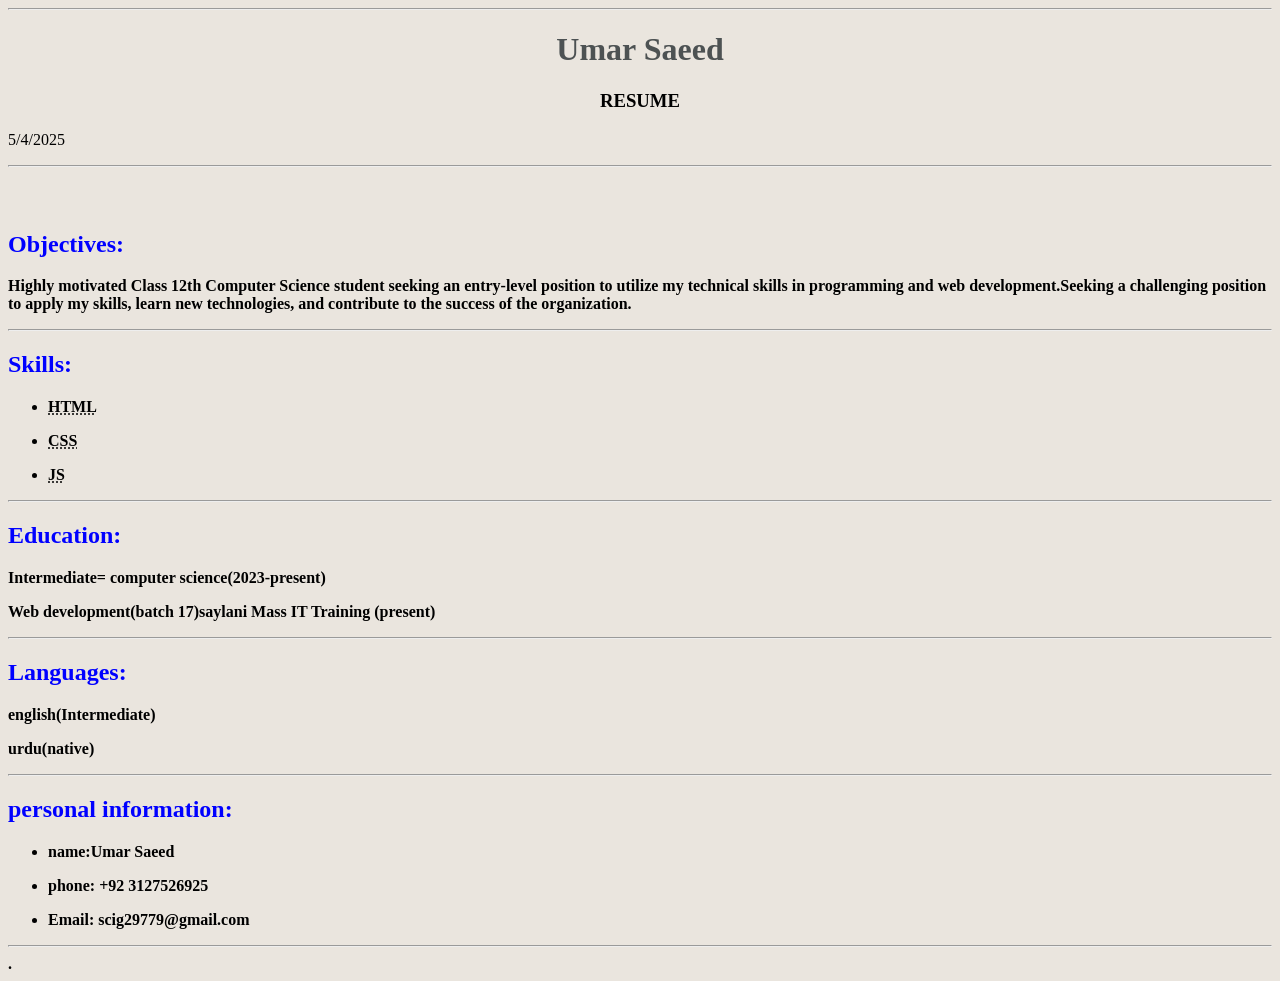
<file: assignment-1____Resume (4 may 2025)/index.html>
<!DOCTYPE html>
<html lang="en">
<head>
    <meta charset="UTF-8">
    <meta name="viewport" content="width=device-width, initial-scale=1.0">
    <title>umar saeed-resume</title>
</head>
<body style="background-color: rgb(234, 229, 222);">
    <hr>    
    <h1 style="color: rgb(77, 82, 83); text-align: center;">Umar Saeed</h1>
    <h3 style="text-align: center;"><b>RESUME</b></h3>
    <p>5/4/2025</p>
    <hr>
    <br>
    <br>
    <h2 style="color: blue;"><b>Objectives:</b> </h2>
    <p>
        <b>
            Highly motivated Class 12th Computer Science student seeking an entry-level position to utilize my technical skills in programming and web development.Seeking a challenging position to apply my skills, learn new technologies, and contribute to the success of the organization.
        </b>
    </p> 
    <hr>
    <h2 style="color: blue;"><b>Skills:</b> </h2>
    <ul>
    <p>
        <b>
            <li>
                <abbr title="Hyper Text Markup Language">HTML  </abbr>
            </b>
        </p>
    </li>
    <p>
        <b>
            <li>
                <abbr title="Cascading Style Sheet">CSS</abbr>
            </p>
        </li>
    <p>
        <b>
            <li>
                <abbr title="Java script">JS</abbr>
            </b>
        </p>
    </li>
    </ul>
        <hr> 
    <h2 style="color: blue;"><b>Education:</b> </h2>
    <p>
        <b>
            Intermediate= computer science(2023-present)
        </b>
    </p>
    <p>
        <b>
            Web development(batch 17)saylani Mass IT Training (present) 
        </b>
    </p>
    <hr>
    <h2 style="color: blue;"><b>Languages:</b> </h2>
    <p>
        <b>
            english(Intermediate) 
        </b>
    </p>
    <p>
        <b>
            urdu(native)
        </b>
    </p>
    <hr>
    <h2 style="color: blue;"><b>personal information:</b> </h2>
    <ul>
        <li>
            <p>
                <b>
                    name:Umar Saeed
                </b>
            </p>
        </li>
        <li>
            <p>
                <b>
                    phone: +92 3127526925
                </b>
            </p>
        </li>
        <li>
            <p>
                <b>
                    Email: scig29779@gmail.com
                </b>
            </p>
        </li>
    </ul>
    <hr> 
</body>
</html>.
</file>
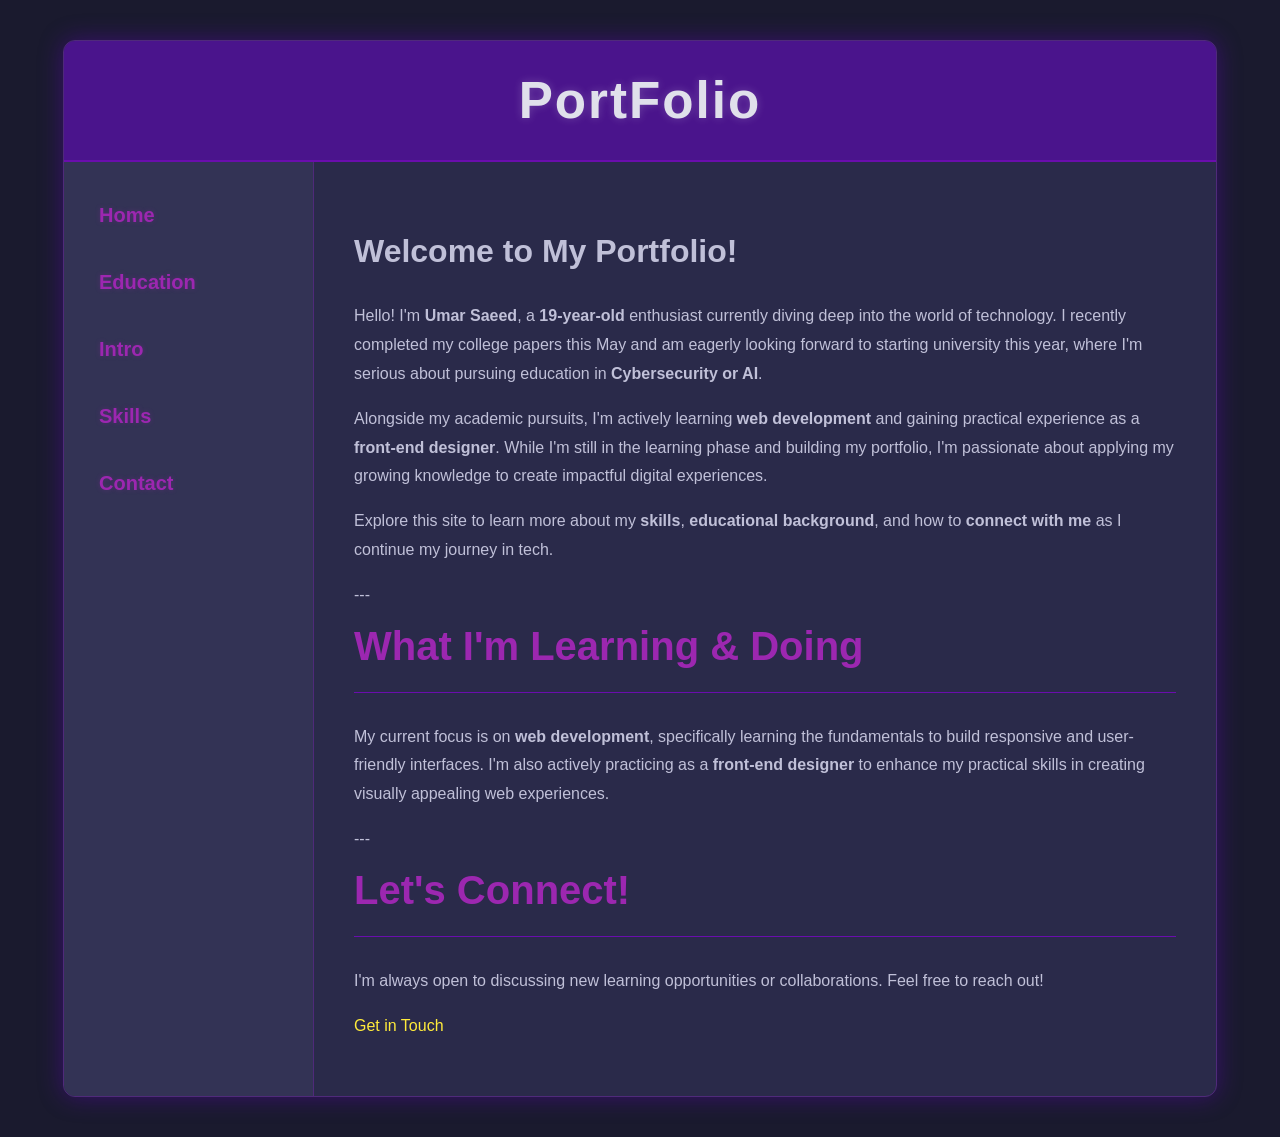
<file: assignment-2____portfolio (31 may 2025)/index.html>
<!DOCTYPE html>
<html lang="en">
<head>
    <meta charset="UTF-8">
    <meta name="viewport" content="width=device-width, initial-scale=1.0">
    <title>My Portfolio - Home</title>
    <link rel="stylesheet" href="style.css">
</head>
<body>
    <div class="main-container">
        <header class="header-section">
            <h1>PortFolio</h1> </header>

        <div class="content-wrapper">
            <nav class="sidebar-navigation">
                <ul>
                    <li><a href="index.html" target="_blank">Home</a></li>
                    <li><a href="education.html" target="_blank">Education</a></li>
                    <li><a href="intro.html" target="_blank">Intro</a></li>
                    <li><a href="skills.html" target="_blank">Skills</a></li>
                    <li><a href="contact.html" target="_blank">Contact</a></li>
                </ul>
            </nav>
            <div class="main-content-area">
                <h1>Welcome to My Portfolio!</h1>
                <p>Hello! I'm <b>Umar Saeed</b>, a <b>19-year-old</b> enthusiast currently diving deep into the world of technology. I recently completed my college papers this May and am eagerly looking forward to starting university this year, where I'm serious about pursuing education in <b>Cybersecurity or AI</b>.</p>
                <p>Alongside my academic pursuits, I'm actively learning <b>web development</b> and gaining practical experience as a <b>front-end designer</b>. While I'm still in the learning phase and building my portfolio, I'm passionate about applying my growing knowledge to create impactful digital experiences.</p>
                <p>Explore this site to learn more about my <b>skills</b>, <b>educational background</b>, and how to <b>connect with me</b> as I continue my journey in tech.</p>
            
                ---
            
                <h2>What I'm Learning & Doing</h2>
                <p>My current focus is on <b>web development</b>, specifically learning the fundamentals to build responsive and user-friendly interfaces. I'm also actively practicing as a <b>front-end designer</b> to enhance my practical skills in creating visually appealing web experiences.</p>
            
                ---
            
                <h2>Let's Connect!</h2>
                <p>I'm always open to discussing new learning opportunities or collaborations. Feel free to reach out!</p>
                <p><a href="contact.html">Get in Touch</a></p>
            </div>
        </div>
    </div>
</body>
</html>
</file>
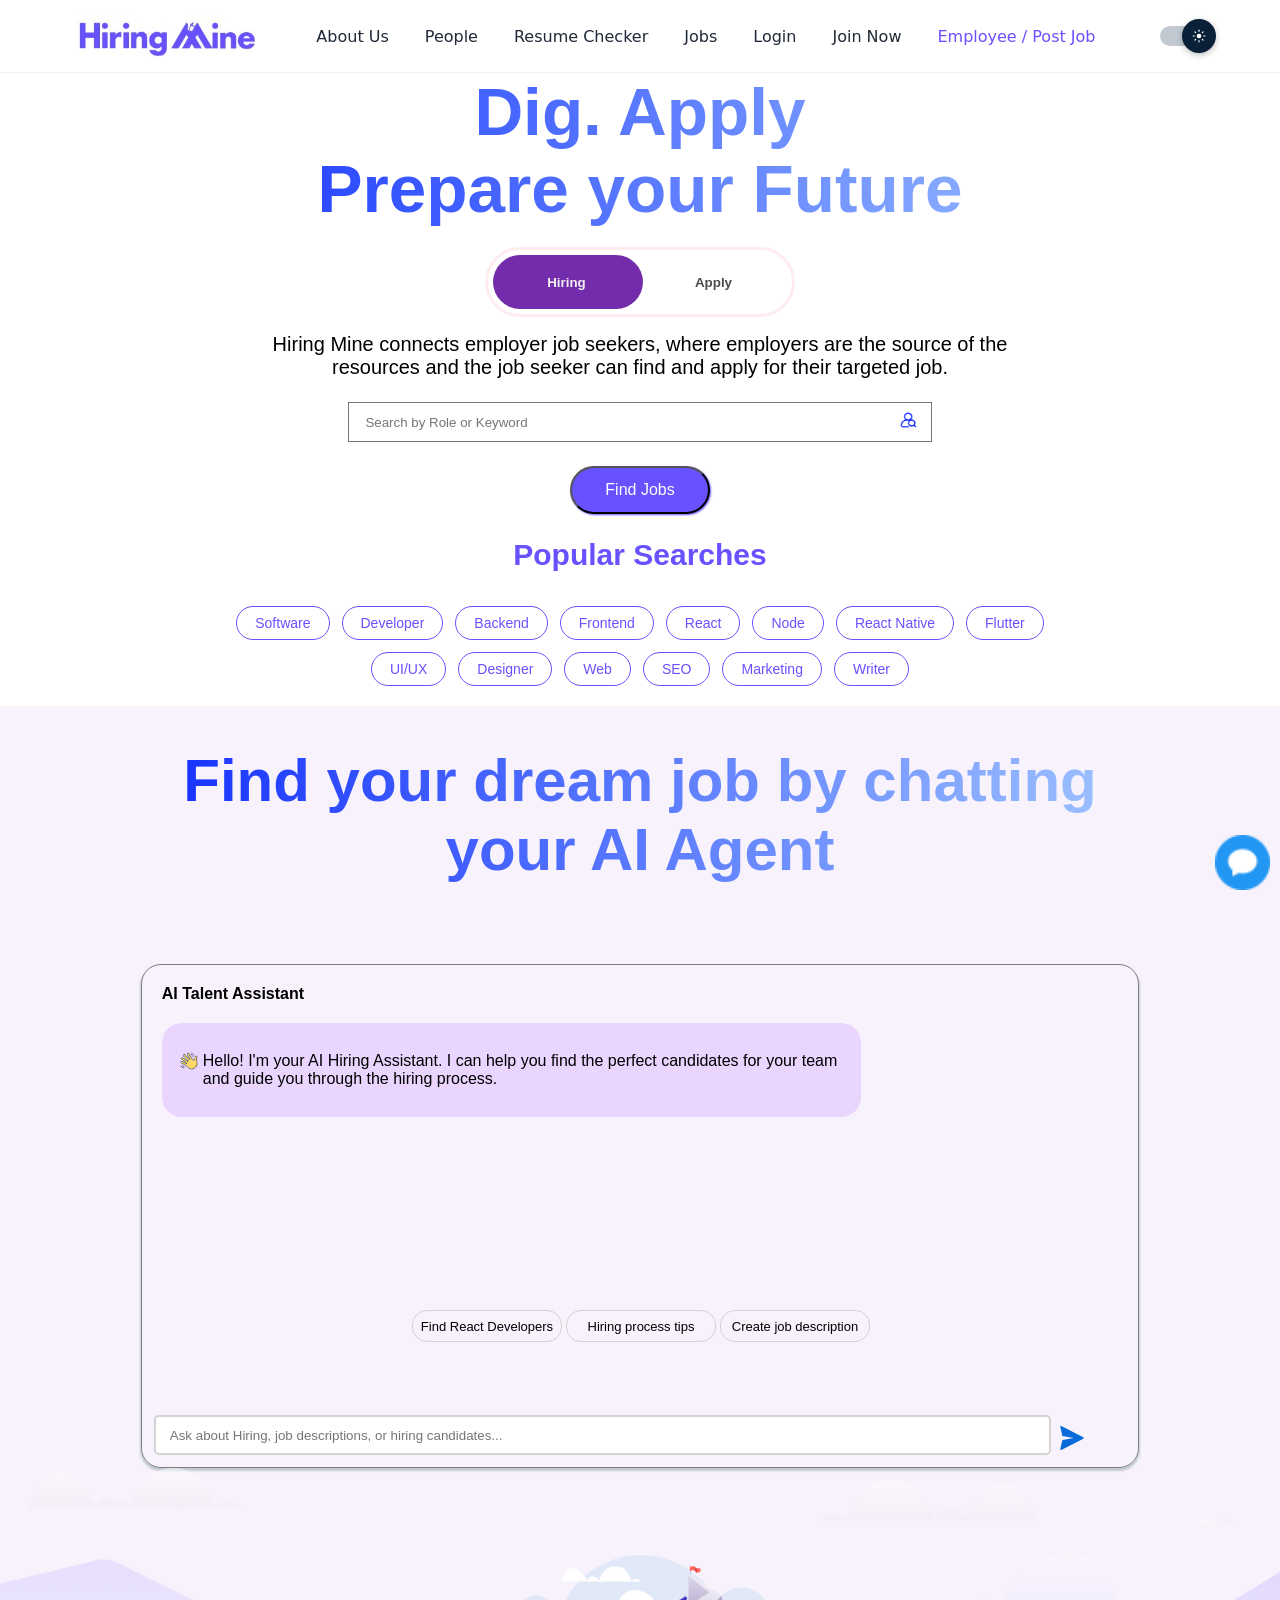
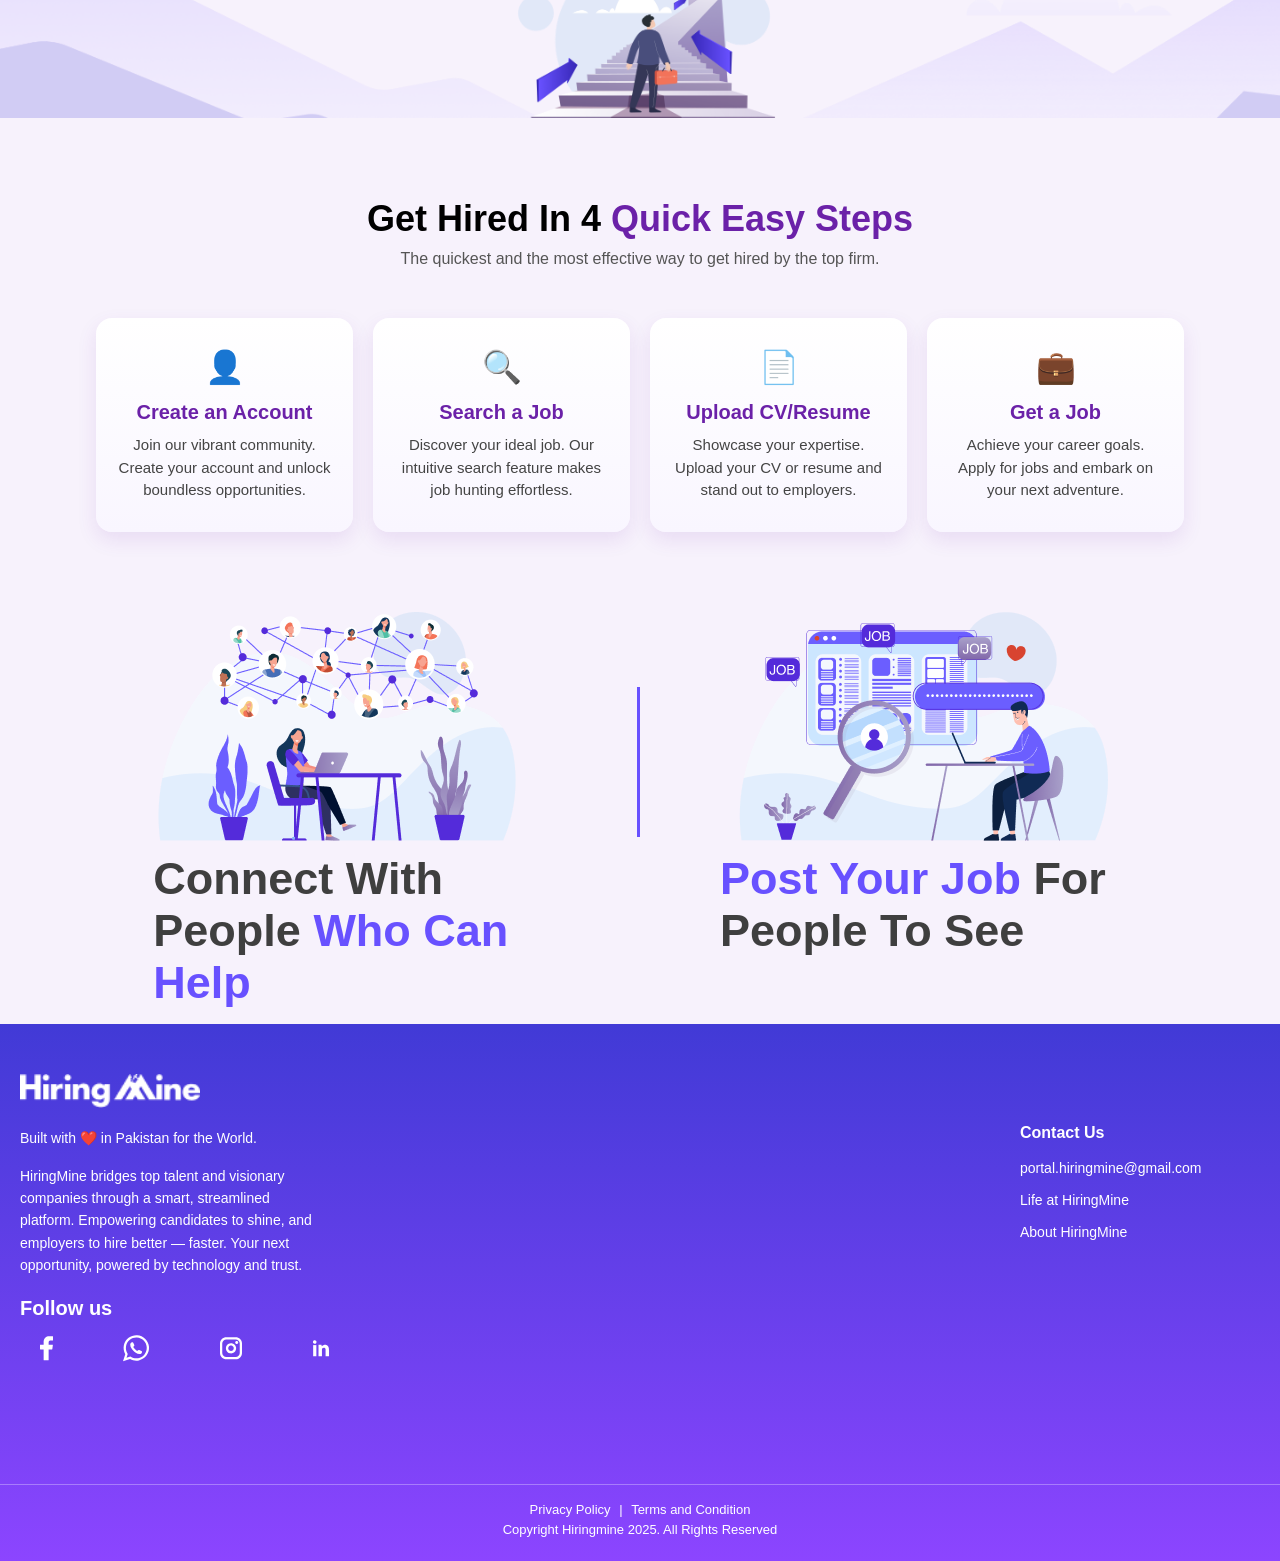
<file: assignment-7____Hiring mine clone/index.html>
<!DOCTYPE html>
<html lang="en">
<head>
    <meta charset="UTF-8">
    <meta name="viewport" content="width=device-width, initial-scale=1.0">
    <title>Home | Hiring Mine</title>
 
    <link rel="stylesheet" href="style.css">
</head>
<body>
<!-- NAVBAR (Laptop clone) -->
<nav class="hm-navbar">
  <div class="hm-wrap">
    <!-- Left: Logo image (replace URL) -->
    <a class="hm-logo" href="#">
      <img src="Assets/Hiringmine-Navbar-title.jpg" alt="Hiring Mine">
    </a>

    <!-- Center: Links -->
    <ul class="hm-menu">
      <li><a href="#">About Us</a></li>
      <li><a href="#">People</a></li>
      <li><a href="#">Resume Checker</a></li>
      <li><a href="#">Jobs</a></li>
      <li><a href="#">Login</a></li>
      <li><a href="#">Join Now</a></li>
      <li><a class="primary" href="#">Employee / Post Job</a></li>
    </ul>

    <!-- Right: Theme toggle (visual only) -->
    <button class="hm-theme" aria-label="Toggle theme">
      <span class="hm-theme-track"></span>
      <span class="hm-theme-thumb">
        <!-- Sun icon -->
        <svg width="14" height="14" viewBox="0 0 24 24" fill="none" aria-hidden="true">
          <circle cx="12" cy="12" r="4" fill="white"/>
          <g stroke="white" stroke-width="2" stroke-linecap="round">
            <path d="M12 2v2"/>
            <path d="M12 20v2"/>
            <path d="M2 12h2"/>
            <path d="M20 12h2"/>
            <path d="M4.93 4.93l1.41 1.41"/>
            <path d="M17.66 17.66l1.41 1.41"/>
            <path d="M17.66 6.34l1.41-1.41"/>
            <path d="M4.93 19.07l1.41-1.41"/>
          </g>
        </svg>
      </span>
    </button>
  </div>
</nav>


<div class="mixed-color-text" >  <!--mixed colors text -->
<h2>Dig. Apply</h2>
<h2>Prepare your Future</h2>
</div>

    <div class="toggle-container-of-hiring-mine">    <!-- Apply/login button-->
        <div class="slider-hiring-mine" id="slider-hiring-mine" style="left: 5px; background-color: #6b21a8;"></div>
        <button class="btn-p1 active-text" id="hiring-btn">Hiring</button>
        <button class="btn-p1 inactive-text" id="apply-btn">Apply</button>
      </div>

<div style="width: 100%;"> <!-- landing page introduction-->
  <div class="landing-page-introduction">
    <p>
      Hiring Mine connects employer job seekers, where employers are the source of the resources and the job seeker can find and apply for their targeted job.
    </p>
  </div>
</div>

<div id="input-text-placeholder-div-page1"> <!--search-bar-div-->
  <input type="text" placeholder="Search by Role or Keyword" class="search-bar-lading-page1" >
  <div class="search-bar-icon-divbar-landing-page1" >
    <img class="search-bar-icon-landing-page1" src="Assets/search-user.png" alt="">
  </div>
</div>
  
<div class="find-jobs-button-div"> <!--Find-jobs-button-->
  <button class="find-jobs-button">
    Find Jobs
  </button>
</div>

<div class="landing-page-popular-searches-heading">  <!--Popular searches and buttons -->
  <h6 class="landing-page-popular-searches-heading-tag">
    Popular Searches
  </h6>
</div>
<div class="popular-searches-container"> <!--Searches button-->
  <button class="search-btn">Software</button>
  <button class="search-btn">Developer</button>
  <button class="search-btn">Backend</button>
  <button class="search-btn">Frontend</button>
  <button class="search-btn">React</button>
  <button class="search-btn">Node</button>
  <button class="search-btn">React Native</button>
  <button class="search-btn">Flutter</button>
  <button class="search-btn">UI/UX</button>
  <button class="search-btn">Designer</button>
  <button class="search-btn">Web</button>
  <button class="search-btn">SEO</button>
  <button class="search-btn">Marketing</button>
  <button class="search-btn">Writer</button>
</div>
</div>
</div>


<div style="width: 100%; height: auto; background-color: #f7f2fc;">
<div style="font-size: 40px;margin-top: 40px;margin-bottom: 60px;" class="mixed-color-text" >  <!--mixed colors text 2-->
  <h2>Find your dream job by chatting</h2>
  <h2>your AI Agent</h2>
</div>
<div class="input-ai-border">
<div class="input-AI-Talent-Assistant">
<div>
  <h3 class="input-AI-Talent-Assistant-H1">AI Talent Assistant</h3>
</div>
<div class="AI-Talent-Assistant-message-bar">
  <img style="height: 18px;width: 20px; margin-right: 5px; margin-bottom: 18px; " src="Assets/wave.png" alt="">
<p>Hello! I'm your AI Hiring Assistant. I can help you find the perfect candidates for your team and guide you through the hiring process.</p>
</div>

</div>

<div class="input-AI-Talent-Assistant-div2" >
  <button class="input-AI-Talent-Assistant-buttons">Find React Developers</button>
  <button class="input-AI-Talent-Assistant-buttons">Hiring process tips</button>
  <button class="input-AI-Talent-Assistant-buttons">Create job description</button>
</div>
<div>
  <input class="input-ai-talent-input-placeholder" type="text" placeholder="Ask about Hiring, job descriptions, or hiring candidates...">
<img style="margin-left: 5px;transform: translateY(10px);" src="Assets/send-message.png" alt="">
</div>

</div>

<div class="ai-tallent-assitant"></div>



<!-- Steps Section -->
<div class="steps-section">
  <h2 class="steps-heading">
    Get Hired In 4 <span>Quick Easy Steps</span>
  </h2>
  <p class="steps-subtitle">
    The quickest and the most effective way to get hired by the top firm.
  </p>

  <div class="steps-container">
    <div class="step-card">
      <div class="step-icon">👤</div>
      <h3>Create an Account</h3>
      <p>Join our vibrant community. Create your account and unlock boundless opportunities.</p>
    </div>

    <div class="step-card">
      <div class="step-icon">🔍</div>
      <h3>Search a Job</h3>
      <p>Discover your ideal job. Our intuitive search feature makes job hunting effortless.</p>
    </div>

    <div class="step-card">
      <div class="step-icon">📄</div>
      <h3>Upload CV/Resume</h3>
      <p>Showcase your expertise. Upload your CV or resume and stand out to employers.</p>
    </div>

    <div class="step-card">
      <div class="step-icon">💼</div>
      <h3>Get a Job</h3>
      <p>Achieve your career goals. Apply for jobs and embark on your next adventure.</p>
    </div>
  </div>
</div>

<div class="landing-page-last-container">
  <div class="landing-page-last-container-no1">
<div>
<img src="Assets/Frame-55f66875.png" alt="">
</div>
<div class="landing-page-last-container-text1">
<p>Connect With People <span style="color: #6851FF;"> Who Can Help </span></p>
</div>
  </div>
  <div style="width: 160px;border-right:3px solid #6851FF;height: 150px; transform: translate(-80px,75px);"></div>
  <div class="landing-page-last-container-no2">
<div>
<img src="Assets/Layer_1-ab8fadbb.png" alt="">
</div>
<div class="landing-page-last-container-text2">
  <p><span style="color: #6851FF;"> Post Your Job </span> For People To See</p>
</div>
</div>
  </div>
</div>

<!-- Footer Section -->
<footer class="hm-footer">
  <div class="container">
    <div class="row">
      <!-- Left Column -->
      <div class="col-md-6 footer-left">
        <img src="Assets/Hiringmine-Navbar-title-white.jpg" alt="HiringMine Logo" class="footer-logo">
        <p>Built with ❤️ in Pakistan for the World.</p>
        <p>
          HiringMine bridges top talent and visionary companies through a smart,
          streamlined platform. Empowering candidates to shine, and employers
          to hire better — faster. Your next opportunity, powered by technology
          and trust.
        </p>

        <!-- Follow us inside left column -->
        <h5 style="font-size: 20px;">Follow us</h5>
        <div class="social-icons">
          <img src="Assets/FacebookIcon-d00bcd86.svg" alt="">
          <img src="Assets/WhatsAppIcon-21b9cb15.svg" alt="">
          <img src="Assets/IstagramIcon-cd882890.svg" alt="">
          <img src="Assets/LinkedinIcon-95a0c942.svg" alt="">
        </div>
      </div>

      <!-- Right Column -->
      <div class="col-md-6 footer-right">
        <h5>Contact Us</h5>
        <p><i class="fas fa-envelope"></i> portal.hiringmine@gmail.com</p>
        <p><a href="#">Life at HiringMine</a></p>
        <p><a href="#">About HiringMine</a></p>
      </div>
    </div>
  </div>

  <div class="footer-bottom">
    <p>
      <a href="#">Privacy Policy</a> |
      <a href="#">Terms and Condition</a><br>
      Copyright Hiringmine 2025. All Rights Reserved
    </p>
  </div>
</footer>

<div>
  <img class="chat-fixed" src="Assets/chat.png" alt="">
</div>




<script>
   const slider = document.getElementById("slider-hiring-mine");
const hiringBtn = document.getElementById("hiring-btn");
const applyBtn = document.getElementById("apply-btn");

hiringBtn.addEventListener("click", () => {
  slider.style.left = "5px";
  slider.style.backgroundColor = "#6b21a8"; // shiny purple
  slider.style.boxShadow = "0 0 10px rgba(107, 33, 168, 0.5)";
  slider.style.opacity = "0.95";
  slider.style.border = "2px solid rgba(107, 33, 168, 0.3)";
  // active/inactive text
  hiringBtn.classList.add("active-text");
  hiringBtn.classList.remove("inactive-text");
  applyBtn.classList.remove("active-text");
  applyBtn.classList.add("inactive-text");
});

applyBtn.addEventListener("click", () => {
  slider.style.left = "155px";
  slider.style.backgroundColor = "#2563eb"; // shiny blue
  slider.style.boxShadow = "0 0 10px rgba(37, 99, 235, 0.5)";
  slider.style.opacity = "0.95";
  slider.style.border = "2px solid rgba(37, 99, 235, 0.3)";
  // active/inactive text
  applyBtn.classList.add("active-text");
  applyBtn.classList.remove("inactive-text");
  hiringBtn.classList.remove("active-text");
  hiringBtn.classList.add("inactive-text");
});
</script>
</body>
</html>
</file>
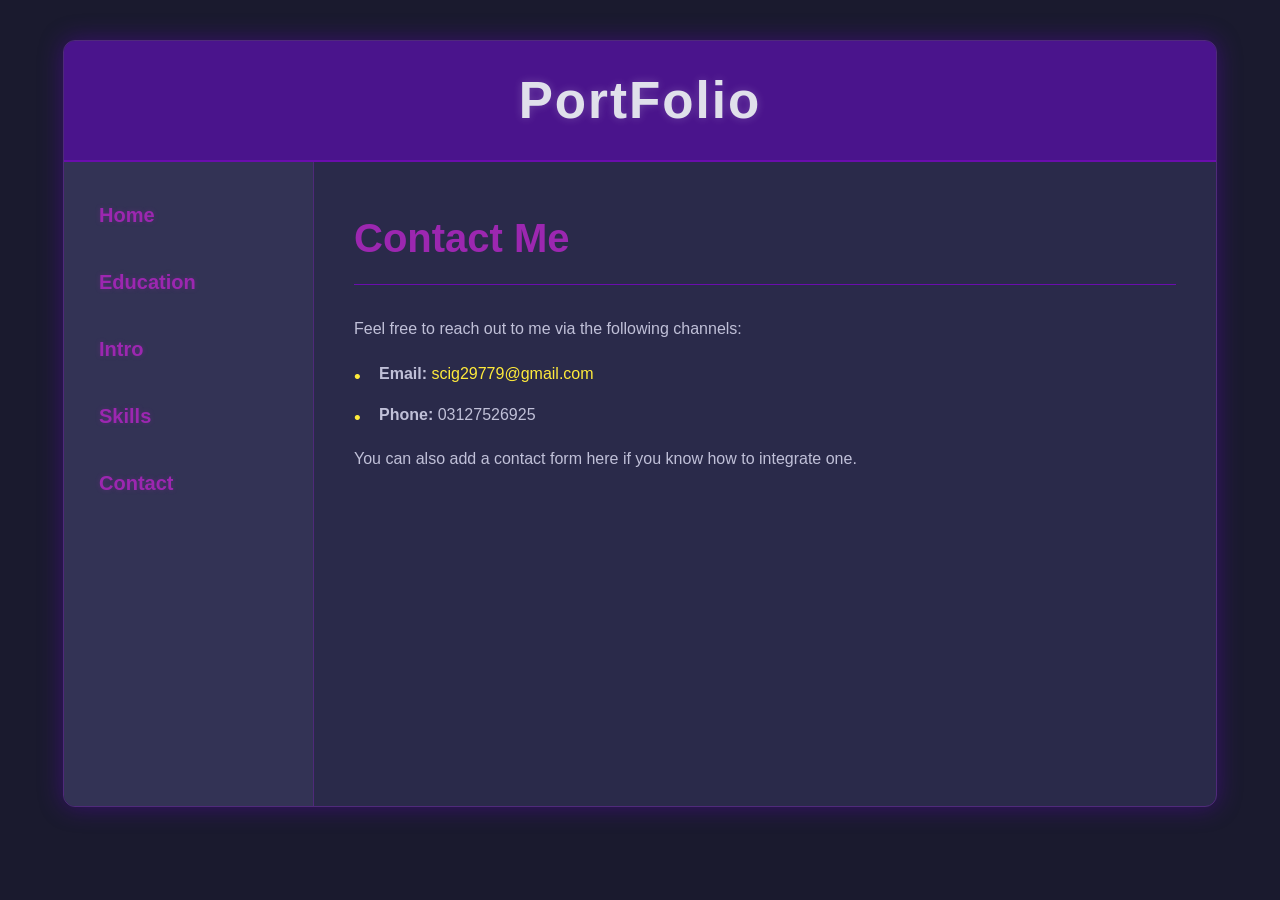
<file: assignment-2____portfolio (31 may 2025)/contact.html>
<!DOCTYPE html>
<html lang="en">
<head>
    <meta charset="UTF-8">
    <meta name="viewport" content="width=device-width, initial-scale=1.0">
    <title>My Portfolio - Contact</title>
    <link rel="stylesheet" href="style.css">
</head>
<body>
    <div class="main-container">
        <header class="header-section">
            <h1>PortFolio</h1>
        </header>

        <div class="content-wrapper">
            <nav class="sidebar-navigation">
                <ul>
                    <li><a href="index.html">Home</a></li>
                    <li><a href="education.html">Education</a></li>
                    <li><a href="intro.html">Intro</a></li>
                    <li><a href="skills.html">Skills</a></li>
                    <li><a href="contact.html">Contact</a></li>
                </ul>
            </nav>
            <div class="main-content-area">
                <h2>Contact Me</h2>
                <p>Feel free to reach out to me via the following channels:</p>
                <ul>
                    <li><b>Email:</b> <a href="mailto:scig29779@gmail.com">scig29779@gmail.com</a></li>
                    <li><b>Phone:</b> 03127526925</li>
                </ul>
                <p>You can also add a contact form here if you know how to integrate one.</p>
            </div>
        </div>
    </div>
</body>
</html>
</file>
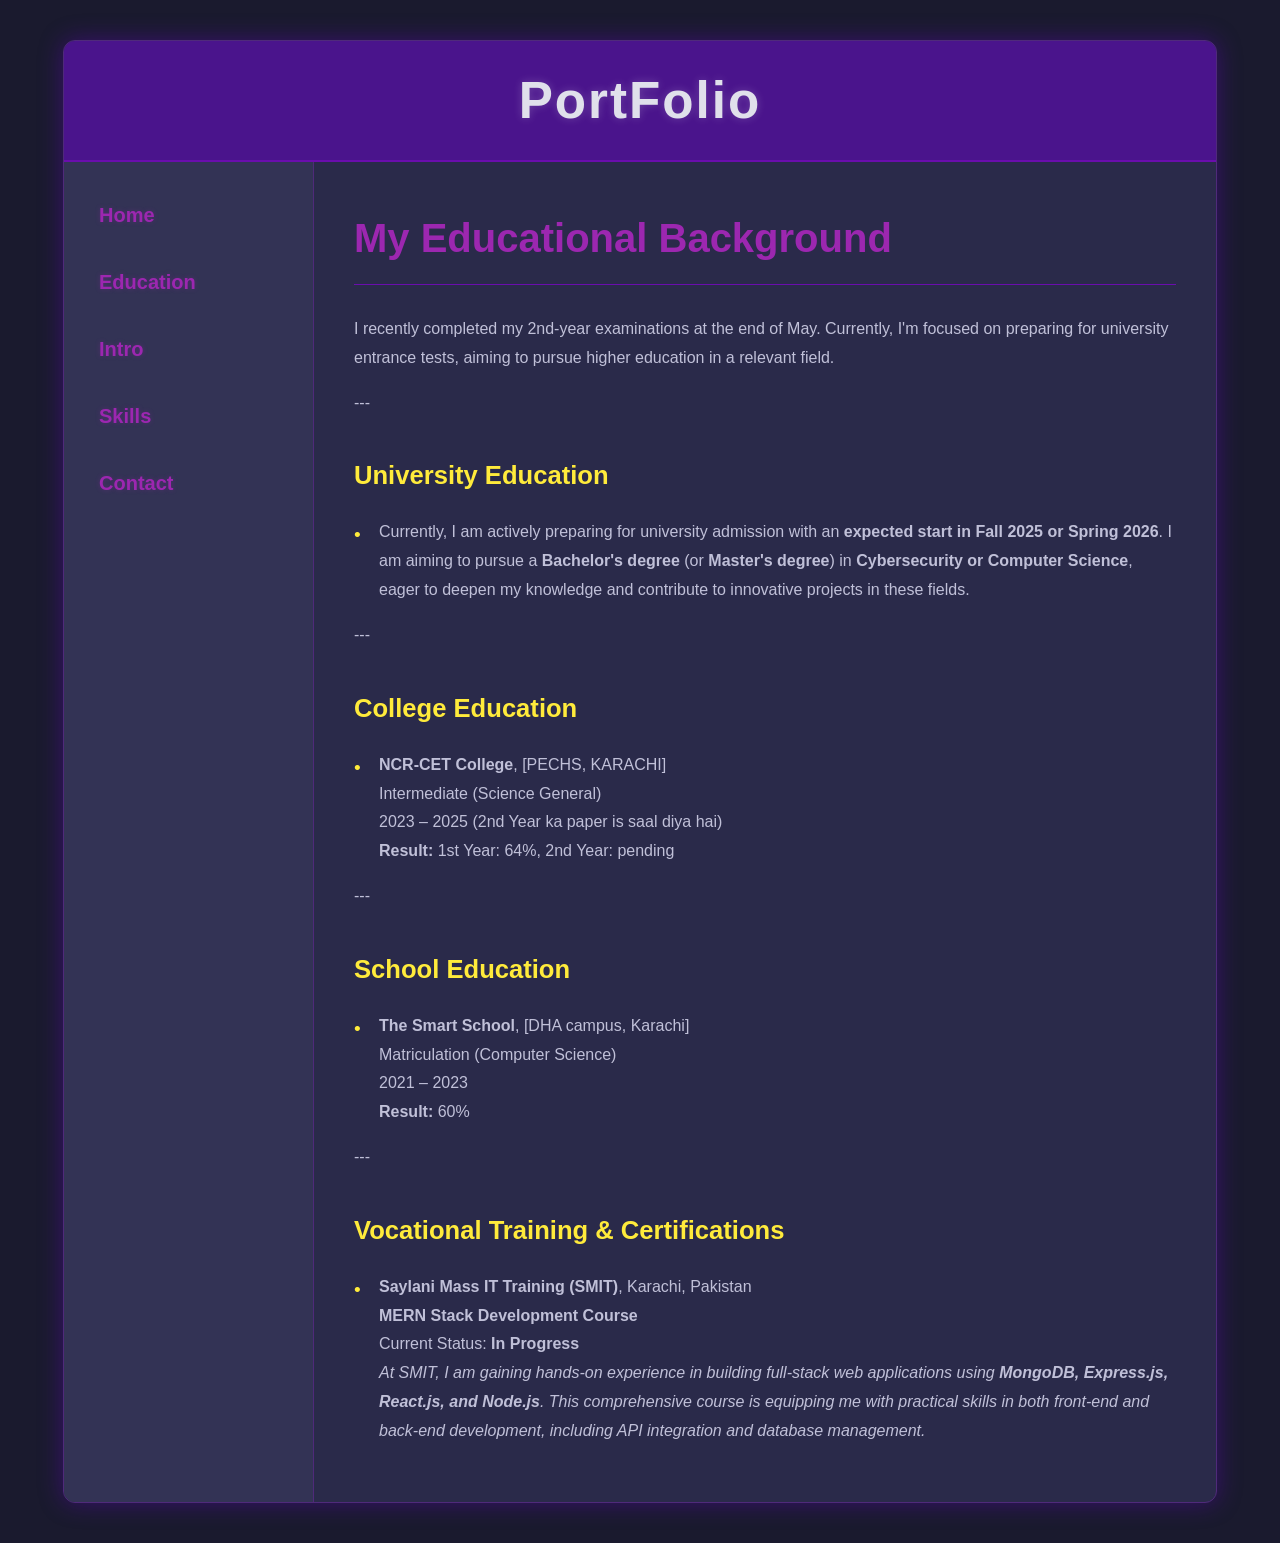
<file: assignment-2____portfolio (31 may 2025)/Education.html>
<!DOCTYPE html>
<html lang="en">
<head>
    <meta charset="UTF-8">
    <meta name="viewport" content="width=device-width, initial-scale=1.0">
    <title>My Portfolio - Education</title>
    <link rel="stylesheet" href="style.css">
</head>
<body>
    <div class="main-container">
        <header class="header-section">
            <h1>PortFolio</h1>
        </header>

        <div class="content-wrapper">
            <nav class="sidebar-navigation">
                <ul>
                    <li><a href="index.html">Home</a></li>
                    <li><a href="education.html">Education</a></li>
                    <li><a href="intro.html">Intro</a></li>
                    <li><a href="skills.html">Skills</a></li>
                    <li><a href="contact.html">Contact</a></li>
                </ul>
            </nav>
            <div class="main-content-area">
                <h2>My Educational Background</h2>
                <p>I recently completed my 2nd-year examinations at the end of May. Currently, I'm focused on preparing for university entrance tests, aiming to pursue higher education in a relevant field.</p>

                ---

                <h3>University Education</h3>
                <ul>
                    <li>
                        Currently, I am actively preparing for university admission with an <b>expected start in Fall 2025 or Spring 2026</b>. I am aiming to pursue a <b>Bachelor's degree</b> (or <b>Master's degree</b>) in <b>Cybersecurity or Computer Science</b>, eager to deepen my knowledge and contribute to innovative projects in these fields.
                    </li>
                </ul>
                
                ---
                
                <h3>College Education</h3>
                <ul>
                    <li>
                        <b>NCR-CET College</b>, [PECHS, KARACHI] <br>
                        Intermediate (Science General)
                        <br>
                        2023 – 2025 (2nd Year ka paper is saal diya hai)
                        <br>
                        <b>Result:</b> 1st Year: 64%, 2nd Year: pending
                    </li>
                </ul>
                
                ---
                
                <h3>School Education</h3>
                <ul>
                    <li>
                        <b>The Smart School</b>, [DHA campus, Karachi] <br>
                        Matriculation (Computer Science)
                        <br>
                        2021 – 2023 
                        <br>
                        <b>Result:</b> 60%
                    </li>
                </ul>
                
                ---
                
                <h3>Vocational Training & Certifications</h3>
                <ul>
                    <li>
                        <b>Saylani Mass IT Training (SMIT)</b>, Karachi, Pakistan
                        <br>
                        <b>MERN Stack Development Course</b>
                        <br>
                        Current Status: <b>In Progress</b>
                        <br>
                        <em>At SMIT, I am gaining hands-on experience in building full-stack web applications using <b>MongoDB, Express.js, React.js, and Node.js</b>. This comprehensive course is equipping me with practical skills in both front-end and back-end development, including API integration and database management.</em>
                    </li>
                </ul>

               
            </div>
        </div>
    </div>
</body>
</html>
</file>
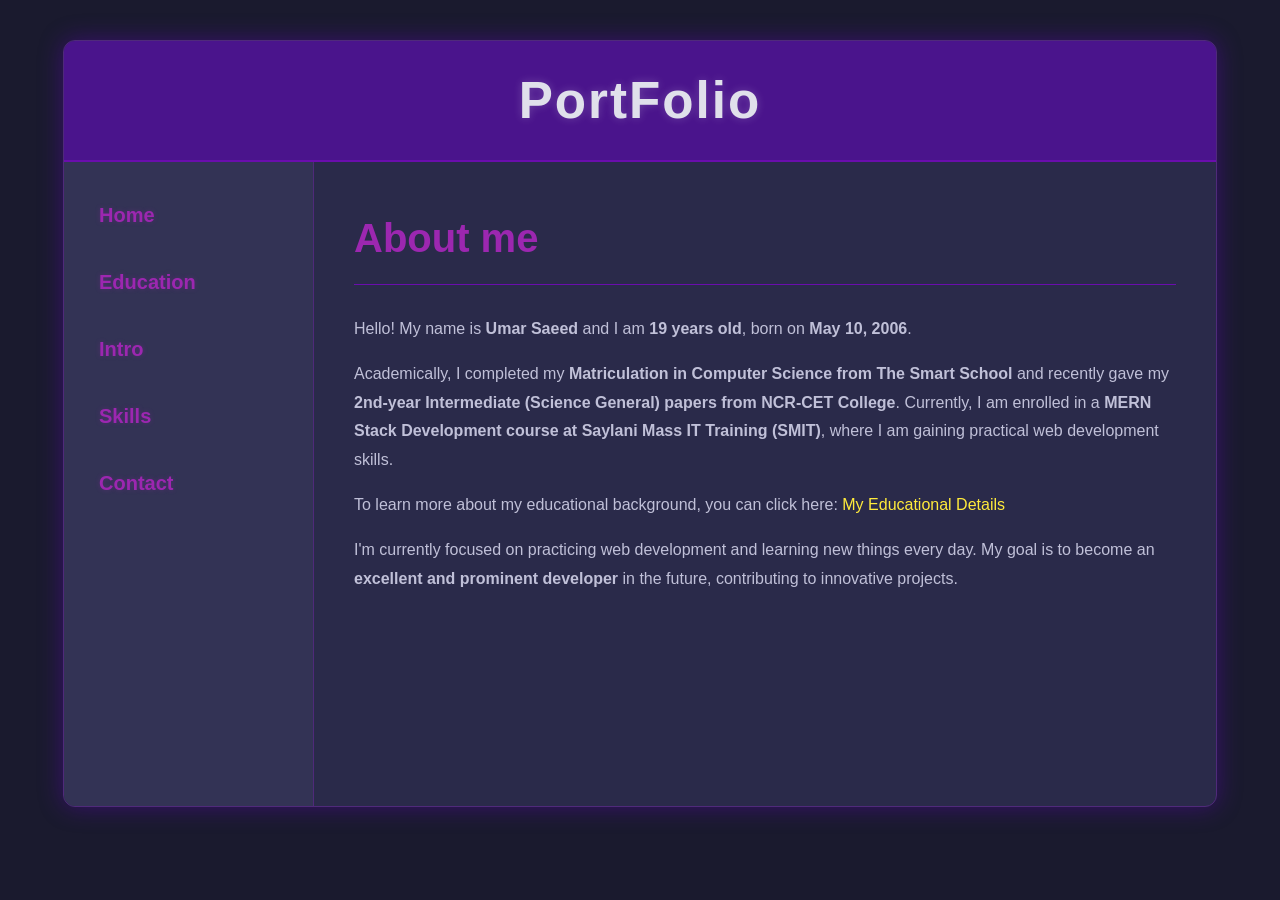
<file: assignment-2____portfolio (31 may 2025)/intro.html>
<!DOCTYPE html>
<html lang="en">
<head>
    <meta charset="UTF-8">
    <meta name="viewport" content="width=device-width, initial-scale=1.0">
    <title>My Portfolio - Introduction</title>
    <link rel="stylesheet" href="style.css">
</head>
<body>
    <div class="main-container">
        <header class="header-section">
            <h1>PortFolio</h1>
        </header>

        <div class="content-wrapper">
            <nav class="sidebar-navigation">
                <ul>
                    <li><a href="index.html">Home</a></li>
                    <li><a href="education.html">Education</a></li>
                    <li><a href="intro.html">Intro</a></li>
                    <li><a href="skills.html">Skills</a></li>
                    <li><a href="contact.html">Contact</a></li>
                </ul>
            </nav>
            <div class="main-content-area">
                <h2>About me </h2>
                <p>Hello! My name is <b>Umar Saeed</b> and I am <b>19 years old</b>, born on <b>May 10, 2006</b>.</p>
            
                <p>Academically, I completed my <b>Matriculation in Computer Science from The Smart School</b> and recently gave my <b>2nd-year Intermediate (Science General) papers from NCR-CET College</b>. Currently, I am enrolled in a <b>MERN Stack Development course at Saylani Mass IT Training (SMIT)</b>, where I am gaining practical web development skills.</p>
            
                <p>To learn more about my educational background, you can click here: <a href="education.html" target="_blank">My Educational Details</a></p>
            
                <p>I'm currently focused on practicing web development and learning new things every day. My goal is to become an <b>excellent and prominent developer</b> in the future, contributing to innovative projects.</p>
            </div>
        </div>
    </div>
</body>
</html>
</file>
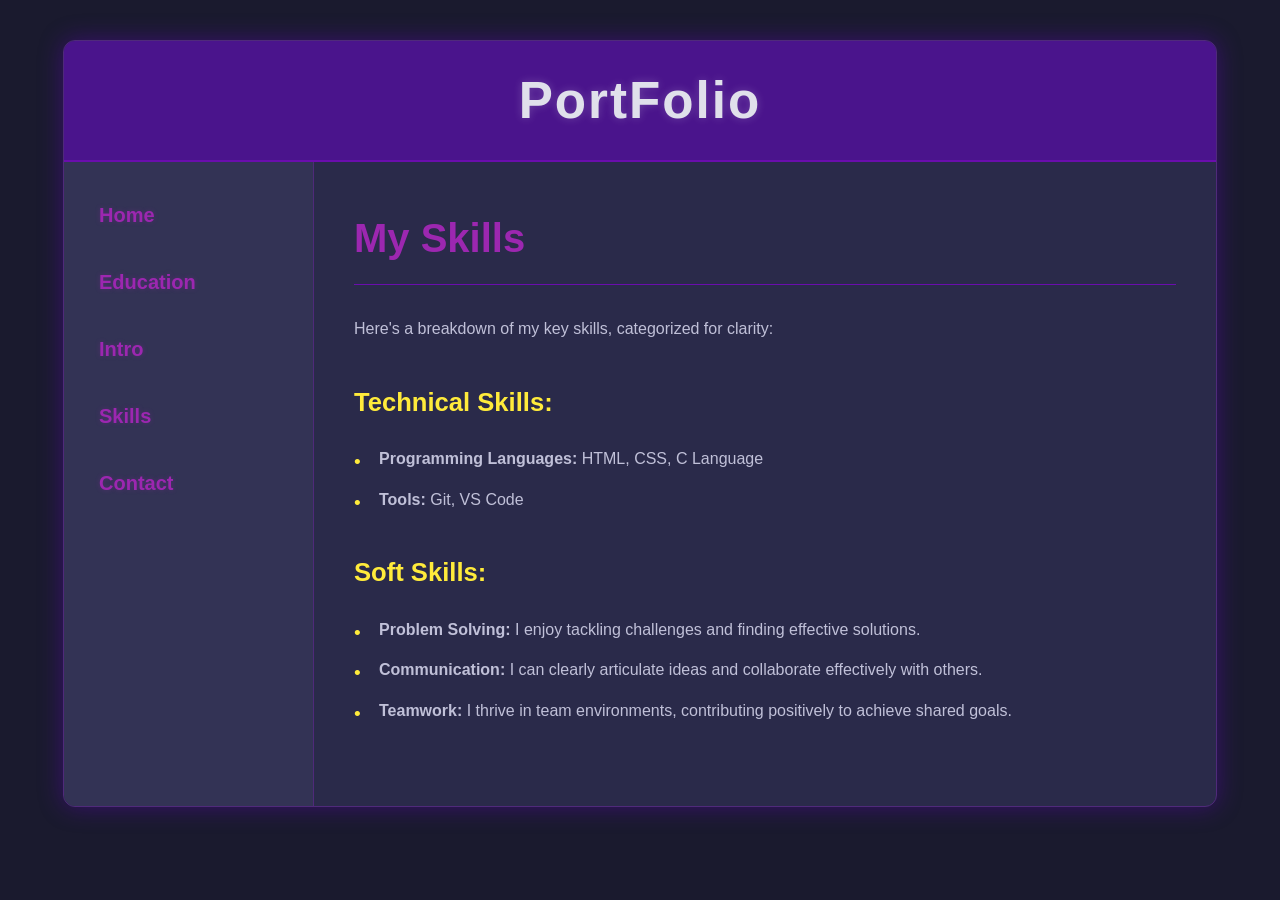
<file: assignment-2____portfolio (31 may 2025)/skills.html>
<!DOCTYPE html>
<html lang="en">
<head>
    <meta charset="UTF-8">
    <meta name="viewport" content="width=device-width, initial-scale=1.0">
    <title>My Portfolio - Skills</title>
    <link rel="stylesheet" href="style.css">
</head>
<body>
    <div class="main-container">
        <header class="header-section">
            <h1>PortFolio</h1>
        </header>

        <div class="content-wrapper">
            <nav class="sidebar-navigation">
                <ul>
                    <li><a href="index.html">Home</a></li>
                    <li><a href="education.html">Education</a></li>
                    <li><a href="intro.html">Intro</a></li>
                    <li><a href="skills.html">Skills</a></li>
                    <li><a href="contact.html">Contact</a></li>
                </ul>
            </nav>
            <div class="main-content-area">
                <h2>My Skills</h2>
                <p>Here's a breakdown of my key skills, categorized for clarity:</p>
                <h3>Technical Skills:</h3>
                <ul>
                    <li><b>Programming Languages:</b> HTML, CSS, C Language</li>
                    <li><b>Tools:</b> Git, VS Code</li>
                </ul>
                <h3>Soft Skills:</h3>
                <ul>
                    <li><b>Problem Solving:</b> I enjoy tackling challenges and finding effective solutions.</li>
                    <li><b>Communication:</b> I can clearly articulate ideas and collaborate effectively with others.</li>
                    <li><b>Teamwork:</b> I thrive in team environments, contributing positively to achieve shared goals.</li>
                </ul>
            </div>
        </div>
    </div>
</body>
</html>
</file>
<file: assignment-2____portfolio (31 may 2025)/style.css>
/* style.css */

body {
    margin: 0;
    font-family: 'Segoe UI', Tahoma, Geneva, Verdana, sans-serif; /* A more modern, clean font */
    background-color: #1a1a2e; /* Very dark blue-purple background - like a dark nebula */
    display: flex;
    justify-content: center;
    align-items: flex-start;
    min-height: 100vh;
    color: #e0e0eb; /* Light greyish-purple for default text */
}

.main-container {
    width: 90%;
    max-width: 1200px;
    background-color: #2a2a4a; /* Slightly lighter dark blue-purple for the main box */
    box-shadow: 0 0 25px rgba(102, 0, 204, 0.4); /* Glowing purple shadow */
    min-height: 85vh; /* Increased minimum height */
    display: flex;
    flex-direction: column;
    margin-top: 40px; /* More space from top */
    margin-bottom: 40px;
    border-radius: 12px; /* More rounded corners for a modern feel */
    overflow: hidden;
    border: 1px solid #4f2a7a; /* Subtle border for definition */
}

.header-section {
    background-color: #4a148c; /* Deep, rich purple - prominent */
    color: #e0e0eb; /* Light text for contrast */
    padding: 30px 20px; /* Increased padding for impact */
    text-align: center;
    width: 100%;
    box-sizing: border-box;
    border-bottom: 2px solid #6a0dad; /* A stronger purple line underneath */
}

.header-section h1 {
    margin: 0;
    font-size: 3.2em; /* Larger, bolder h1 */
    letter-spacing: 2px; /* More spacing for a futuristic look */
    text-shadow: 0 0 10px rgba(255, 255, 255, 0.2); /* Subtle text glow */
}

/* --- Content Wrapper (Sidebar + Main Content) --- */
.content-wrapper {
    display: flex;
    flex-grow: 1;
}

/* --- Sidebar Navigation Styling --- */
.sidebar-navigation {
    background-color: #333355; /* Slightly darker purple-grey for sidebar */
    width: 250px; /* Wider sidebar for emphasis */
    padding: 30px 20px; /* Increased padding */
    box-sizing: border-box;
    flex-shrink: 0;
    border-right: 1px solid #4f2a7a; /* Matching border with main-container */
}

.sidebar-navigation ul {
    list-style: none;
    padding: 0;
    margin: 0;
}

.sidebar-navigation ul li {
    margin-bottom: 20px; /* More space between links */
}

.sidebar-navigation ul li a {
    text-decoration: none;
    color: #9c27b0; /* Bright, vibrant purple for links */
    font-weight: 600; /* Bolder links */
    font-size: 1.25em; /* Larger link font */
    display: block;
    padding: 12px 15px; /* Bigger clickable area */
    border-radius: 8px; /* More rounded link buttons */
    transition: background-color 0.3s ease, color 0.3s ease, transform 0.2s ease, box-shadow 0.3s ease;
    text-shadow: 0 0 5px rgba(156, 39, 176, 0.3); /* Subtle glow on links */
}

.sidebar-navigation ul li a:hover {
    background-color: #5d3d7f; /* Darker purple on hover */
    color: #ffeb3b; /* Bright yellow/gold for a strong contrast on hover */
    transform: translateX(8px); /* More pronounced hover effect */
    box-shadow: 0 0 15px rgba(255, 235, 59, 0.4); /* Yellow glow on hover */
}

/* --- Main Content Area Styling --- */
.main-content-area {
    flex-grow: 1;
    padding: 40px; /* More padding for content */
    box-sizing: border-box;
    line-height: 1.8; /* Increased line height for readability */
    color: #c0c0d8; /* Lighter greyish-purple for main text for contrast with dark background */
}

.main-content-area h2 {
    color: #9c27b0; /* Bright purple for main headings */
    margin-top: 0;
    margin-bottom: 30px; /* More space below h2 */
    font-size: 2.5em; /* Adjusted h2 font size */
    border-bottom: 1px solid #6a0dad; /* Subtle purple line below heading */
    padding-bottom: 10px;
}

.main-content-area h3 {
    color: #ffeb3b; /* Bright yellow/gold for sub-headings for strong contrast */
    margin-top: 35px;
    margin-bottom: 20px;
    font-size: 1.6em;
}

.main-content-area ul {
    list-style-type: none; /* Default bullets remove kiye */
    padding-left: 0; /* Default padding remove kiya */
}

.main-content-area ul li {
    margin-bottom: 12px; /* Adjusted list item spacing */
    position: relative;
    padding-left: 25px; /* Space for custom bullet */
}

.main-content-area ul li::before {
    content: '\2022'; /* Custom bullet point (filled circle) */
    color: #ffeb3b; /* Yellow/gold bullet */
    font-size: 1.2em;
    position: absolute;
    left: 0;
    top: 0;
}

.main-content-area a {
    color: #ffeb3b; /* Bright yellow/gold for links in content */
    text-decoration: none;
    transition: color 0.3s ease, text-shadow 0.3s ease;
}

.main-content-area a:hover {
    color: #ffee58; /* Slightly lighter yellow on hover */
    text-decoration: underline;
    text-shadow: 0 0 8px rgba(255, 235, 59, 0.6); /* Glowing effect on hover */
}

/* Enhancements for a 'trading app' feel */
p {
    margin-bottom: 1em;
}
</file>
<file: assignment-7____Hiring mine clone/style.css>
* {
    padding: 0;
    margin: 0;
    box-sizing: border-box;
  }

/* ---- Laptop Navbar Clone ---- */
:root{
  --hm-primary:#6851FF;
  --hm-text:#1f2937;
}

/* Bar + container */
.hm-navbar{
  width:100%;
  background:#fff;
  border-bottom:1px solid rgba(0,0,0,0.06);
}
.hm-wrap{
  max-width:1200px;              /* roomy like screenshot */
  height:72px;                   /* navbar height */
  margin:0 auto;
  padding:0 24px;
  display:grid;
  grid-template-columns:auto 1fr auto;  /* logo | menu (center) | toggle */
  align-items:center;
  column-gap:24px;
  box-sizing:border-box;
}

/* Logo */
.hm-logo img{
  height:44px;                   /* set logo size */
  width:auto;
  display:block;
}

/* Center menu */
.hm-menu{
  list-style:none;
  display:flex;
  justify-content:center;        /* center between logo & toggle */
  align-items:center;
  gap:36px;                      /* spacing like screenshot */
  margin:0;
  padding:0;
  font-family:system-ui,-apple-system,"Segoe UI",Roboto,Arial,Helvetica,sans-serif;
}
.hm-menu a{
  text-decoration:none;
  font-size:16px;
  color:var(--hm-text);
}
.hm-menu a:hover{ color:var(--hm-primary); }
.hm-menu a.primary{
  color:var(--hm-primary);       /* “Employee / Post Job” */
  font-weight:500;
}

/* Theme toggle (visual clone) */
.hm-theme{
  position:relative;
  width:68px; height:34px;
  border:0; background:transparent;
  padding:0; cursor:pointer;
}
.hm-theme-track{
  position:absolute;
  right:6px; top:50%;
  transform:translateY(-50%);
  width:50px; height:20px;
  background:#c2c9d1;            /* grey track */
  border-radius:999px;
}
.hm-theme-thumb{
  position:absolute;
  right:0; top:50%;
  transform:translateY(-50%);
  width:34px; height:34px;
  background:#092038;            /* dark navy circle */
  border-radius:50%;
  display:flex; align-items:center; justify-content:center;
  box-shadow:0 2px 6px rgba(0,0,0,0.25);
}

/* Optional: keep page from accidental horizontal scroll */
body{ overflow-x:hidden; }


  
  .toggle-container-of-hiring-mine {
    position: relative;
    width: 310px;
    height: 70px;
    
    margin: 0 auto;
    border-radius: 999px;
    border: 3px solid rgba(255, 192, 203, 0.3); /* light pinkish border */
    display: flex;
    align-items: center;
    justify-content: space-between;
    padding: 5px;
    font-family: sans-serif;
  }
  
  .slider-hiring-mine {
    position: absolute;
    top: 5px;
    bottom: 5px;
    width: 150px;
    border-radius: 30px;
    transition: all 0.3s ease;
    z-index: 1;
    opacity: 0.95;
  }
  
  .btn-p1 {
    width: 150px;
    height: 58px;
    border: none;
    border-radius: 999px;
    background: transparent;
    z-index: 2;
    cursor: pointer;
    font-weight: bold;
    color: black;
    transition: all 0.3s ease;
  }
  
  .btn-p1:hover {
    transform: scale(1.05);
    color: #4b5563; /* greyish text on hover */
  }
  
  .active-text {
    color: #f1f1f1 !important; /* light text when active */
  }
  
  .inactive-text {
    color: rgb(77, 76, 76) !important;
  }
  
  .mixed-color-text {
background: linear-gradient(to right, #001aff, #b3d9ff);
background-clip: text;
-webkit-background-clip: text;
color: transparent;
font-size: 45px;
font-weight: 600;
font-family: "roboto" , Arial, Helvetica, sans-serif;  
display: inline-block;
width: 100vw;
text-align: center;
margin: 0 auto;

}

.mixed-color-text :last-child {

margin-top: 0;
margin-bottom: 20px;

}

.landing-page-introduction {
width: 735px;
height:64px ;
text-align: center;
font-size: 20px;
font-family: Arial, Helvetica, sans-serif;
font-weight: 400;
margin: 0 auto;
}
.landing-page-introduction p {
margin-top: 16px;

}

#input-text-placeholder-div-page1 {
width: 100vw;
text-align: center;
display: flex;
align-content: center;
justify-content: center;

}


.search-bar-lading-page1 {

width: 538.25px;
height: 40px;
padding: 8.5px 0px 8.5px 16px;
border:1px solid #74777b;
margin-top: 5px;
border-right: none;
}

.search-bar-icon-landing-page1 {
width: 19.27px;
height: 17.43px;


}
.search-bar-icon-divbar-landing-page1 {
  border: 1px solid #74777b;
  height: 40px;
width: 45px;
border-left: none;
margin-top: 5px;
align-content: center;
justify-content: center;
}

.find-jobs-button {
width:140px ;
height:48px ;
background-color: #6851FF;
color: #FFFFFF;
font-size: 16px;
font-family: "roboto", Helvetica,arial, sans-serif;
border-radius: 30px;
box-shadow: 1px 1px 2px 0px #6851FF;

}

.find-jobs-button :focus {
outline: none;
box-shadow: 0 0 0 3px #1a73e8;
}
.find-jobs-button-div {
width: 100vw;
text-align: center;
margin-top: 24px;

}

.landing-page-popular-searches-heading {
width:100vw ;
height:48px ;
text-align: center;
}
.landing-page-popular-searches-heading-tag {
font-size: 30px;
font-family: "roboto",Arial, Helvetica, sans-serif;
margin-top: 24px;
color: #6851FF;
}

.popular-searches-container {
  display: flex;
  flex-wrap: wrap;       /* buttons wrap karenge */
  justify-content: center;
  gap: 12px;             /* space between buttons */
  max-width: 850px;      /* limit width */
  margin: 20px auto;     /* center align */
  padding: 0 10px;
}

.search-btn {
  padding: 8px 18px;
  border: 1px solid #6851FF;
  background-color: #fff;
  color: #6851FF;
  font-size: 14px;
  font-family: "roboto", Arial, Helvetica, sans-serif;
  border-radius: 20px;
  cursor: pointer;
  transition: all 0.2s ease;
}

.search-btn:hover {
  background-color: #6851FF;
  color: #fff;
}

.ai-tallent-assitant {
background-size: cover;
background-image: url(Assets/AMazonNAV.png);
width: 100%;
height: 250px;
}

.input-AI-Talent-Assistant {

  width: 78vw ;
  margin: 0 auto;
  height:325px;
 

}

.AI-Talent-Assistant-message-bar {
width: 70% ;
height:94px ;
border-radius: 20px;
padding: 18px;
margin-top: 20px;
margin-left: 20px;
font-size: 16px;
font-family: "roboto",sans-serif;
background-color: #ead5ff;
display: flex;
flex-direction: row;
justify-content: center;
align-items: center;
}

.input-AI-Talent-Assistant-H1 {

  font-size: 16px;
font-family: "roboto",sans-serif;
margin-top: 20px;
margin-left: 20px;
}
.input-AI-Talent-Assistant-div2 {
  width: 78vw ;
  margin: 0 auto;
  height:105px;
  
text-align: center;

}

.input-AI-Talent-Assistant-buttons {

  width:150px ;
  height:32px ;
border-radius: 15px;
border: 1px solid lightgray;
background-color:#f7f2fc ;
font-size: 13px;
font-family: "roboto",sans-serif;
}

.input-ai-border {

  border: 1px solid rgba(21, 21, 21, 0.521);
  border-radius: 20px;
  width: 78vw ;
  margin: 0 auto;
   height: auto;
   box-shadow: 0px 2px 2px 1px #c2c9d1;

}

.input-ai-talent-input-placeholder {
width: 90%;
height: 40px;
padding: 8.5px 0px 8.5px 14px;
border-radius: 5px;
background-color: #ffffff;
border: 2px solid lightgray;
margin-left: 12px;
margin-bottom: 12px;
}


.steps-section {
  text-align: center;
  margin: 80px auto;
  width: 85%;
}

.steps-heading {
  font-size: 36px;
  font-weight: 700;
  font-family: "roboto", sans-serif;
  margin-bottom: 10px;
}

.steps-heading span {
  color: #6b21a8; /* purple accent */
}

.steps-subtitle {
  font-size: 16px;
  font-family: "roboto", sans-serif;
  color: #555;
  margin-bottom: 50px;
}

.steps-container {
  display: flex;
  justify-content: space-between;
  gap: 20px;
}

.step-card {
  flex: 1;
  background: linear-gradient(to bottom, #ffffff, #f9f6ff);
  border-radius: 16px;
  padding: 30px 20px;
  box-shadow: 0 8px 20px rgba(107, 33, 168, 0.1);
  transition: transform 0.3s ease;
}

.step-card:hover {
  transform: translateY(-5px);
}

.step-icon {
  font-size: 32px;
  color: #6b21a8;
  margin-bottom: 15px;
  font-family: "roboto", sans-serif;
}

.step-card h3 {
  font-size: 20px;
  font-weight: 600;
  color: #6b21a8;
  margin-bottom: 10px;
  font-family: "roboto", sans-serif;
}

.step-card p {
  font-size: 15px;
  color: #444;
  line-height: 1.5;
 font-family: "roboto", sans-serif;
}

@import url('https://fonts.googleapis.com/css2?family=Roboto:wght@400;500;700&display=swap');

.hm-footer {
  font-family: 'Roboto', sans-serif;
  background: linear-gradient(180deg, #413ad6, #8c45ff);
  color: #fff;
  padding: 50px 0 20px;
}

.hm-footer .footer-logo {
  width: 180px;
  margin-bottom: 15px;
}

.hm-footer p {
  font-size: 14px;
  line-height: 1.6;
  margin-bottom: 15px;
  font-family: "roboto", sans-serif;
}

.hm-footer h5 {
  font-size: 16px;
  font-weight: 600;
  margin-top: 20px;
  margin-bottom: 15px;
  font-family: "roboto", sans-serif;
}

.social-icons {
 margin-left: 20px;
display: flex;
flex-direction: row;
column-gap: 70px;
}




.footer-right p,
.footer-right a {
  font-size: 14px;
  color: #fff;
  margin-bottom: 10px;
  text-decoration: none;
  font-family: "roboto", sans-serif;
}
.footer-right {
transform: translate(1020px,-210px);

}

.footer-right a:hover {
  text-decoration: underline;
}

.footer-bottom {
  border-top: 1px solid rgba(255, 255, 255, 0.3);
  margin-top: 30px;
  text-align: center;
  padding-top: 15px;
}

.footer-bottom p {
  font-size: 13px;
  font-family: "roboto", sans-serif;
  margin: 0;
}

.footer-bottom a {
  color: #fff;
  margin: 0 5px;
  text-decoration: none;
}

.footer-bottom a:hover {
  text-decoration: underline;
}

.footer-left {

  width: 300px;
  height: 240px;
margin-left: 20px;
}

.chat-fixed {
height:55px ;
width:55px ;
  position: fixed;
right: 10px;
bottom: 10px;
}

.chat-fixed:hover {

  cursor: pointer;
}

.landing-page-last-container {

  display: flex;
  flex-direction:row ;
justify-content: center;
}

.landing-page-last-container-text1 {

width: 406.7px;
height: 171px;
font-size: 45px;
color: #3F3F3F;
font-family: "roboto", sans-serif;
font-weight: 600;
}

.landing-page-last-container-text2 {

  width: 406.7px;
  height: 171px;
  font-size: 45px;
  color: #3F3F3F;
  font-family: "roboto", sans-serif;
  font-weight: 600;

}
</file>
